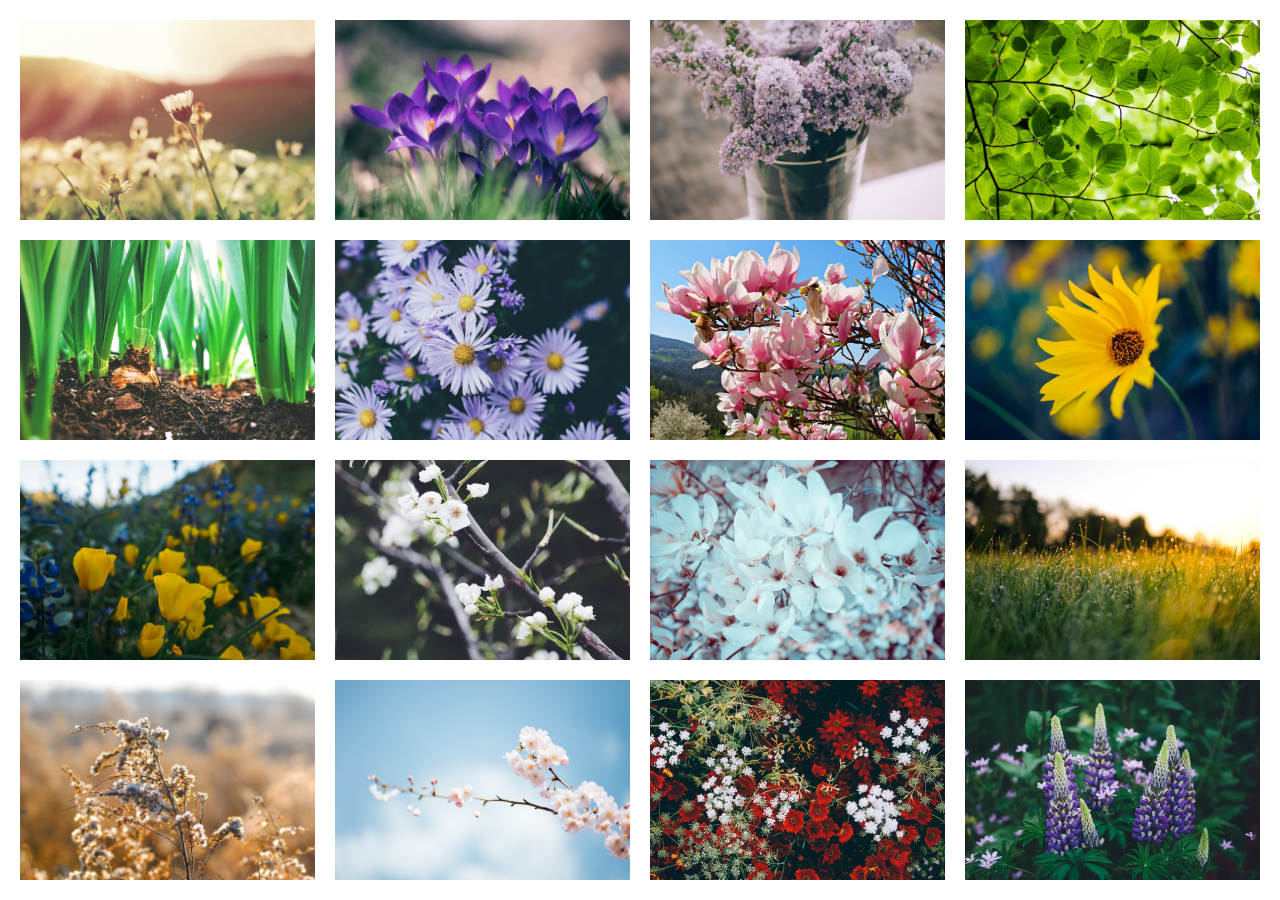
<file: hw03/index.html>
<!DOCTYPE html>
<html lang="en" dir="ltr">
    <head>
        <meta charset="utf-8">
        <title>Image Gallery</title>
        <link rel="stylesheet" href="css/gallery.css">
        <link rel="stylesheet" href="css/carousel.css">
        <meta name="viewport" content="width=device-width, initial-scale=1.0">

    </head>
    <body>
        <main>
            <section class="cards">
                <div class="card" style="background-image:url('images/field1.jpg')"></div>
                <div class="card" style="background-image:url('images/purple.jpg')"></div>
                <div class="card" style="background-image:url('images/jar.jpg')"></div>
                <div class="card" style="background-image:url('images/green.jpg')"></div>
                <div class="card" style="background-image:url('images/green1.jpg')"></div>
                <div class="card" style="background-image:url('images/purple1.jpg')"></div>
                <div class="card" style="background-image:url('images/magnolias.jpg')"></div>
                <div class="card" style="background-image:url('images/daisy1.jpg')"></div>
                <div class="card" style="background-image:url('images/poppies.jpg')"></div>
                <div class="card" style="background-image:url('images/dogwoods.jpg')"></div>
                <div class="card" style="background-image:url('images/blossom.jpg')"></div>
                <div class="card" style="background-image:url('images/field3.jpg')"></div>
                <div class="card" style="background-image:url('images/field4.jpg')"></div>
                <div class="card" style="background-image:url('images/branch.jpg')"></div>
                <div class="card" style="background-image:url('images/red.jpg')"></div>
                <div class="card" style="background-image:url('images/purple2.jpg')"></div>
            </section>

            <!-- preview panel -->
            <section class="preview">
                <div class="featured_image"></div>
                <button class="close" id="close">&times;</button>
                <button class="prev" id="prev">&lsaquo;</button>
                <button class="next" id="next">&rsaquo;</button>
            </section>
            <!-- end preview panel -->

        </main>
        <script type="text/javascript" src="js/index.js"></script>
    </body>
</html>
</file>
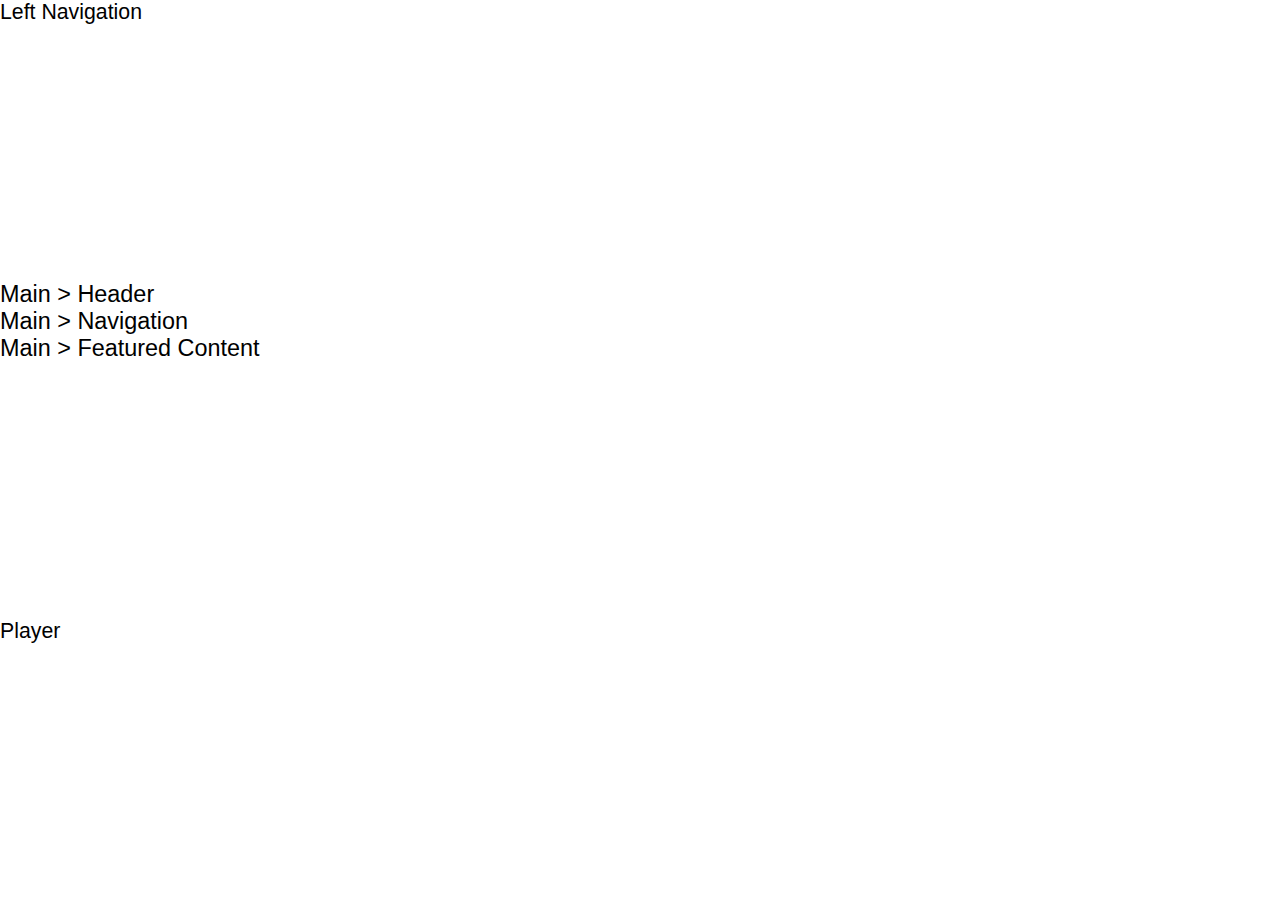
<file: hw02/01_cssgrid/index.html>
<html>
    <head>
        <title>Spotify Player</title>
        <link rel="stylesheet" href="layout.css">
        <meta name="viewport" content="width=device-width, initial-scale=1.0">
    </head>
    <body id="container">
        <aside id="sidebar">
            Left Navigation
        </aside>
        <main>
            <header>
                Main > Header
            </header>
            <nav>
                Main > Navigation
            </nav>
            <section id="featured-content">
                Main > Featured Content
            </section>
        </main>
        <footer>
            Player
        </footer>
    </body>
</html>
</file>
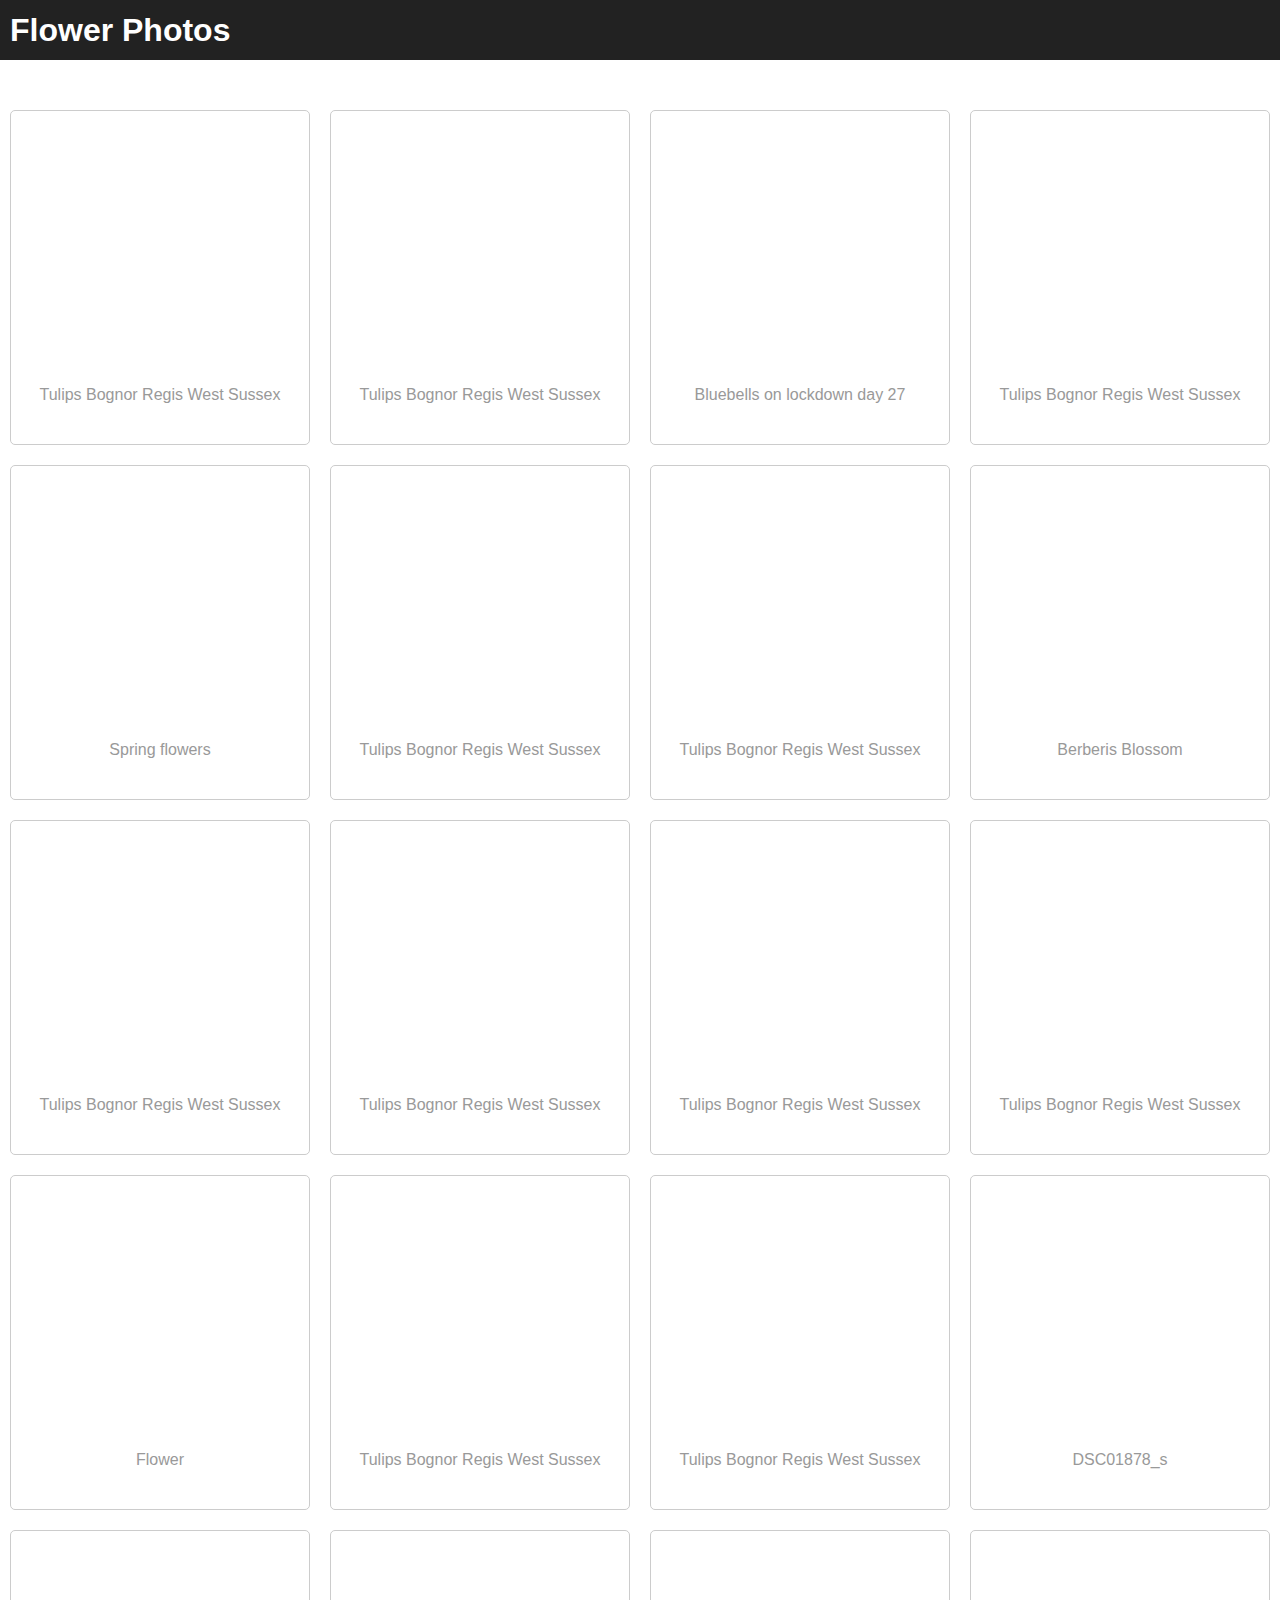
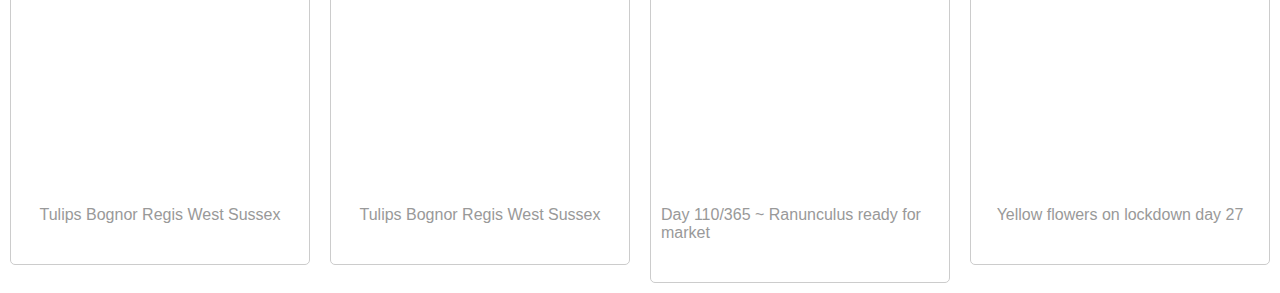
<file: hw02/02_flexbox/index.html>
<!DOCTYPE html>
<html lang="en" dir="ltr">
    <head>
        <meta charset="utf-8">
        <title>Image Gallery</title>
        <link rel="stylesheet" href="css/gallery.css">
    </head>
    <body>
        <nav>
            <h1>Flower Photos</h1>
        </nav>
        <main class="content">
            <section class="cards">
              <section class="card">
                  <div>
                      <div class="image-div" style="background-image: url('https://live.staticflickr.com/65535/49793205651_aced6f4866_b.jpg');"></div>
                      <div class="caption">Tulips Bognor Regis West Sussex</div>
                  </div>
              </section>
              <section class="card">
                  <div>
                      <div class="image-div" style="background-image: url('https://live.staticflickr.com/65535/49792659933_cc861d50b7_b.jpg');"></div>
                      <div class="caption">Tulips Bognor Regis West Sussex</div>
                  </div>
              </section>
              <section class="card">
                  <div>
                      <div class="image-div" style="background-image: url('https://live.staticflickr.com/65535/49792658778_ab3b1df5d1_b.jpg');"></div>
                      <div class="caption">Bluebells on lockdown day 27</div>
                  </div>
              </section>
              <section class="card">
                  <div>
                      <div class="image-div" style="background-image: url('https://live.staticflickr.com/65535/49792664528_f16513baec_b.jpg');"></div>
                      <div class="caption">Tulips Bognor Regis West Sussex</div>
                  </div>
              </section>
              <section class="card">
                  <div>
                      <div class="image-div" style="background-image: url('https://live.staticflickr.com/65535/49792676878_a659a56919_b.jpg');"></div>
                      <div class="caption">Spring flowers</div>
                  </div>
              </section>
              <section class="card">
                  <div>
                      <div class="image-div" style="background-image: url('https://live.staticflickr.com/65535/49793511297_b7967599c7_b.jpg');"></div>
                      <div class="caption">Tulips Bognor Regis West Sussex</div>
                  </div>
              </section>
              <section class="card">
                  <div>
                      <div class="image-div" style="background-image: url('https://live.staticflickr.com/65535/49792660018_34abca7618_b.jpg');"></div>
                      <div class="caption">Tulips Bognor Regis West Sussex</div>
                  </div>
              </section>
              <section class="card">
                  <div>
                      <div class="image-div" style="background-image: url('https://live.staticflickr.com/65535/49792629178_64acac5148_b.jpg');"></div>
                      <div class="caption">Berberis Blossom</div>
                  </div>
              </section>
              <section class="card">
                  <div>
                      <div class="image-div" style="background-image: url('https://live.staticflickr.com/65535/49793207236_51aa1f4269_b.jpg');"></div>
                      <div class="caption">Tulips Bognor Regis West Sussex</div>
                  </div>
              </section>
              <section class="card">
                  <div>
                      <div class="image-div" style="background-image: url('https://live.staticflickr.com/65535/49793219056_f2c5bb8621_b.jpg');"></div>
                      <div class="caption">Tulips Bognor Regis West Sussex</div>
                  </div>
              </section>
              <section class="card">
                  <div>
                      <div class="image-div" style="background-image: url('https://live.staticflickr.com/65535/49792658033_c9a55ebf42_b.jpg');"></div>
                      <div class="caption">Tulips Bognor Regis West Sussex</div>
                  </div>
              </section>
              <section class="card">
                  <div>
                      <div class="image-div" style="background-image: url('https://live.staticflickr.com/65535/49792660448_cd43d556df_b.jpg');"></div>
                      <div class="caption">Tulips Bognor Regis West Sussex</div>
                  </div>
              </section>
              <section class="card">
                  <div>
                      <div class="image-div" style="background-image: url('https://live.staticflickr.com/65535/49793209166_5b8a0ae5c6_b.jpg');"></div>
                      <div class="caption">Flower</div>
                  </div>
              </section>
              <section class="card">
                  <div>
                      <div class="image-div" style="background-image: url('https://live.staticflickr.com/65535/49793208726_f0ac1e6b81_b.jpg');"></div>
                      <div class="caption">Tulips Bognor Regis West Sussex</div>
                  </div>
              </section>
              <section class="card">
                  <div>
                      <div class="image-div" style="background-image: url('https://live.staticflickr.com/65535/49793523157_2e88b562aa_b.jpg');"></div>
                      <div class="caption">Tulips Bognor Regis West Sussex</div>
                  </div>
              </section>
              <section class="card">
                  <div>
                      <div class="image-div" style="background-image: url('https://live.staticflickr.com/65535/49793225756_ea2a82f362_b.jpg');"></div>
                      <div class="caption">DSC01878_s</div>
                  </div>
              </section>
              <section class="card">
                  <div>
                      <div class="image-div" style="background-image: url('https://live.staticflickr.com/65535/49793522892_1c9f798a53_b.jpg');"></div>
                      <div class="caption">Tulips Bognor Regis West Sussex</div>
                  </div>
              </section>
              <section class="card">
                  <div>
                      <div class="image-div" style="background-image: url('https://live.staticflickr.com/65535/49793205546_de43e99833_b.jpg');"></div>
                      <div class="caption">Tulips Bognor Regis West Sussex</div>
                  </div>
              </section>
              <section class="card">
                  <div>
                      <div class="image-div" style="background-image: url('https://live.staticflickr.com/65535/49793520882_b27b68994e_b.jpg');"></div>
                      <div class="caption">Day 110/365 ~ Ranunculus ready for market</div>
                  </div>
              </section>
              <section class="card">
                  <div>
                      <div class="image-div" style="background-image: url('https://live.staticflickr.com/65535/49793205051_6fafef1828_b.jpg');"></div>
                      <div class="caption">Yellow flowers on lockdown day 27</div>
                  </div>
              </section>
            </section>
        </main>
    </body>
</html>
</file>
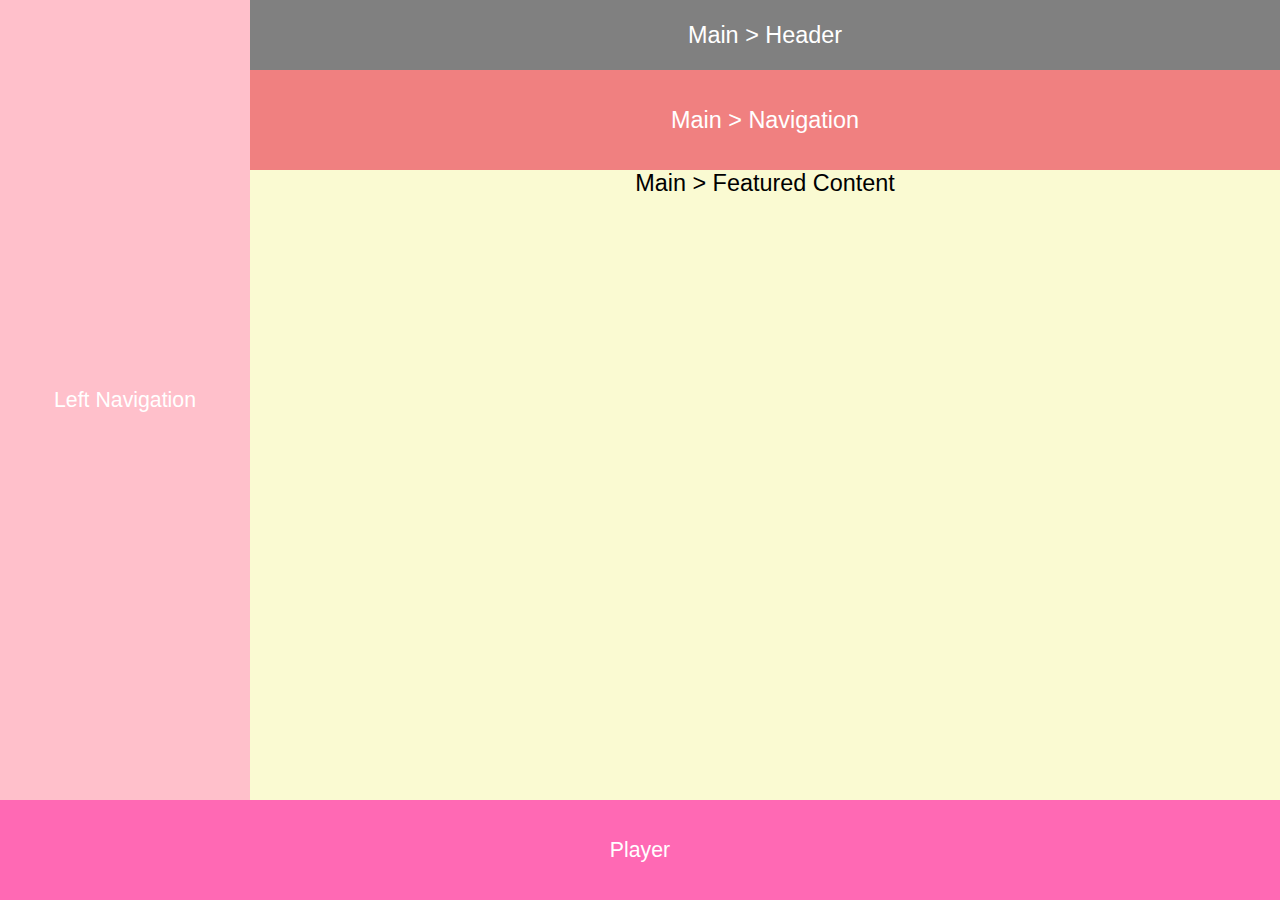
<file: hw02/01_cssgrid/hints/hint_1.html>
<html>
    <head>
        <title>Spotify Player</title>
        <link rel="stylesheet" href="hint_1.css">
        <meta name="viewport" content="width=device-width, initial-scale=1.0">
    </head>
    <body id="container">
        <aside id="sidebar">
            Left Navigation
        </aside>
        <main>
            <header>
                Main > Header
            </header>
            <nav>
                Main > Navigation
            </nav>
            <section id="featured-content">
                Main > Featured Content
            </section>
        </main>
        <footer>
            Player
        </footer>
    </body>
</html>
</file>
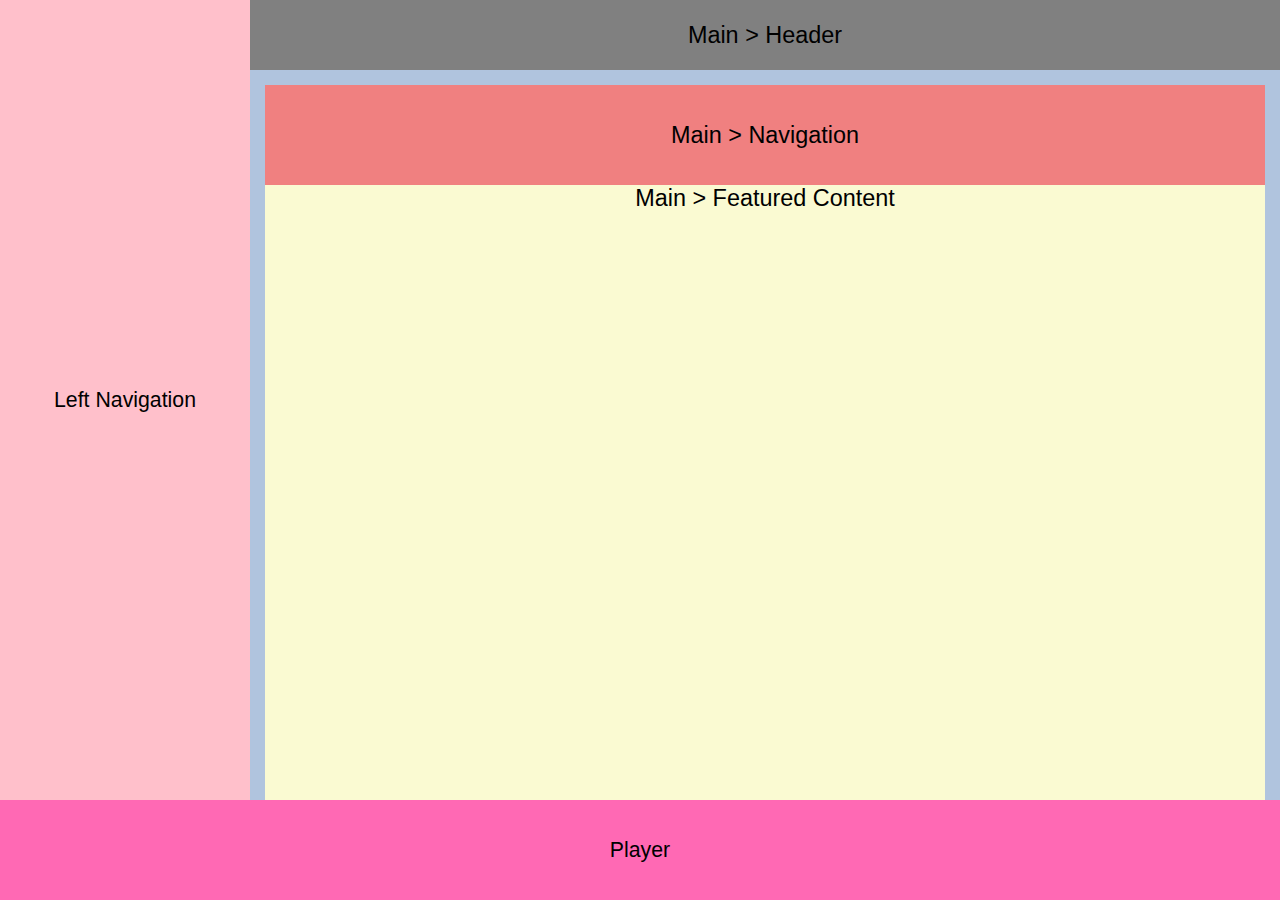
<file: hw02/01_cssgrid/hints/hint_2.html>
<html>
    <head>
        <title>Spotify Player</title>
        <link rel="stylesheet" href="hint_2.css">
        <meta name="viewport" content="width=device-width, initial-scale=1.0">
    </head>
    <body id="container">
        <aside id="sidebar">
            Left Navigation
        </aside>
        <main>
            <header>
                Main > Header
            </header>
            <nav>
                Main > Navigation
            </nav>
            <section id="featured-content">
                Main > Featured Content
            </section>
        </main>
        <footer>
            Player
        </footer>
    </body>
</html>
</file>
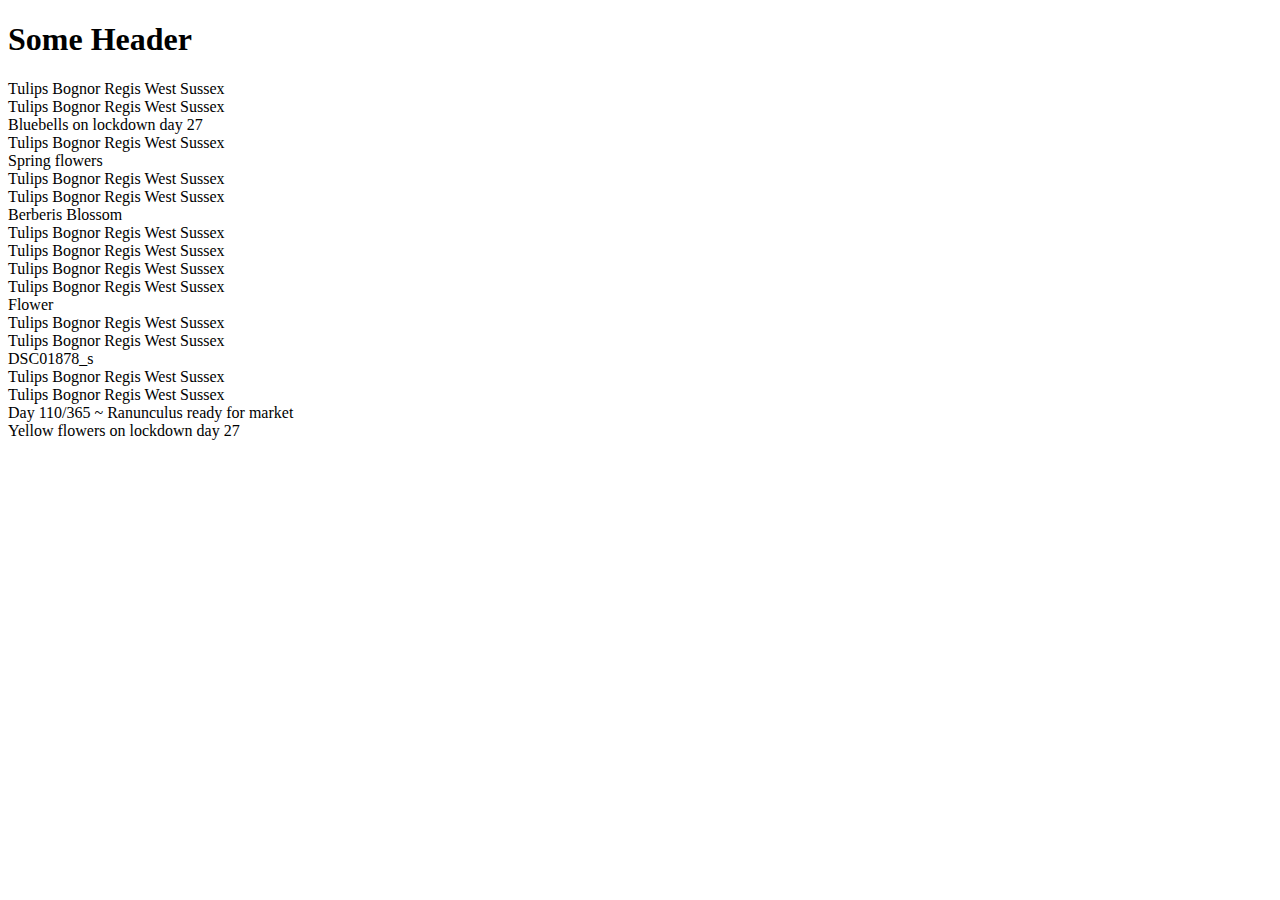
<file: hw02/02_flexbox/hints/hint_2.html>
<!DOCTYPE html>
<html lang="en" dir="ltr">
    <head>
        <meta charset="utf-8">
        <title>Image Gallery</title>
        <meta name="viewport" content="width=device-width, initial-scale=1.0">

    </head>
    <body>
        <nav>
            <h1>Some Header</h1>
        </nav>

        <main class="content">
            <section class="cards">
                <section class="card">
                    <div class="image-div" style="background-image: url('https://live.staticflickr.com/65535/49793205651_aced6f4866_b.jpg');"></div>
                    <div class="caption">Tulips Bognor Regis West Sussex</div>
                </section>
                <section class="card">
                    <div class="image-div" style="background-image: url('https://live.staticflickr.com/65535/49792659933_cc861d50b7_b.jpg');"></div>
                    <div class="caption">Tulips Bognor Regis West Sussex</div>
                </section>
                <section class="card">
                    <div class="image-div" style="background-image: url('https://live.staticflickr.com/65535/49792658778_ab3b1df5d1_b.jpg');"></div>
                    <div class="caption">Bluebells on lockdown day 27</div>
                </section>
                <section class="card">
                    <div class="image-div" style="background-image: url('https://live.staticflickr.com/65535/49792664528_f16513baec_b.jpg');"></div>
                    <div class="caption">Tulips Bognor Regis West Sussex</div>
                </section>
                <section class="card">
                    <div class="image-div" style="background-image: url('https://live.staticflickr.com/65535/49792676878_a659a56919_b.jpg');"></div>
                    <div class="caption">Spring flowers</div>
                </section>
                <section class="card">
                    <div class="image-div" style="background-image: url('https://live.staticflickr.com/65535/49793511297_b7967599c7_b.jpg');"></div>
                    <div class="caption">Tulips Bognor Regis West Sussex</div>
                </section>
                <section class="card">
                    <div class="image-div" style="background-image: url('https://live.staticflickr.com/65535/49792660018_34abca7618_b.jpg');"></div>
                    <div class="caption">Tulips Bognor Regis West Sussex</div>
                </section>
                <section class="card">
                    <div class="image-div" style="background-image: url('https://live.staticflickr.com/65535/49792629178_64acac5148_b.jpg');"></div>
                    <div class="caption">Berberis Blossom</div>
                </section>
                <section class="card">
                    <div class="image-div" style="background-image: url('https://live.staticflickr.com/65535/49793207236_51aa1f4269_b.jpg');"></div>
                    <div class="caption">Tulips Bognor Regis West Sussex</div>
                </section>
                <section class="card">
                    <div class="image-div" style="background-image: url('https://live.staticflickr.com/65535/49793219056_f2c5bb8621_b.jpg');"></div>
                    <div class="caption">Tulips Bognor Regis West Sussex</div>
                </section>
                <section class="card">
                    <div class="image-div" style="background-image: url('https://live.staticflickr.com/65535/49792658033_c9a55ebf42_b.jpg');"></div>
                    <div class="caption">Tulips Bognor Regis West Sussex</div>
                </section>
                <section class="card">
                    <div class="image-div" style="background-image: url('https://live.staticflickr.com/65535/49792660448_cd43d556df_b.jpg');"></div>
                    <div class="caption">Tulips Bognor Regis West Sussex</div>
                </section>
                <section class="card">
                    <div class="image-div" style="background-image: url('https://live.staticflickr.com/65535/49793209166_5b8a0ae5c6_b.jpg');"></div>
                    <div class="caption">Flower</div>
                </section>
                <section class="card">
                    <div class="image-div" style="background-image: url('https://live.staticflickr.com/65535/49793208726_f0ac1e6b81_b.jpg');"></div>
                    <div class="caption">Tulips Bognor Regis West Sussex</div>
                </section>
                <section class="card">
                    <div class="image-div" style="background-image: url('https://live.staticflickr.com/65535/49793523157_2e88b562aa_b.jpg');"></div>
                    <div class="caption">Tulips Bognor Regis West Sussex</div>
                </section>
                <section class="card">
                    <div class="image-div" style="background-image: url('https://live.staticflickr.com/65535/49793225756_ea2a82f362_b.jpg');"></div>
                    <div class="caption">DSC01878_s</div>
                </section>
                <section class="card">
                    <div class="image-div" style="background-image: url('https://live.staticflickr.com/65535/49793522892_1c9f798a53_b.jpg');"></div>
                    <div class="caption">Tulips Bognor Regis West Sussex</div>
                </section>
                <section class="card">
                    <div class="image-div" style="background-image: url('https://live.staticflickr.com/65535/49793205546_de43e99833_b.jpg');"></div>
                    <div class="caption">Tulips Bognor Regis West Sussex</div>
                </section>
                <section class="card">
                    <div class="image-div" style="background-image: url('https://live.staticflickr.com/65535/49793520882_b27b68994e_b.jpg');"></div>
                    <div class="caption">Day 110/365 ~ Ranunculus ready for market</div>
                </section>
                <section class="card">
                    <div class="image-div" style="background-image: url('https://live.staticflickr.com/65535/49793205051_6fafef1828_b.jpg');"></div>
                    <div class="caption">Yellow flowers on lockdown day 27</div>
                </section>
            </section>
        </main>
    </body>
</html>
</file>
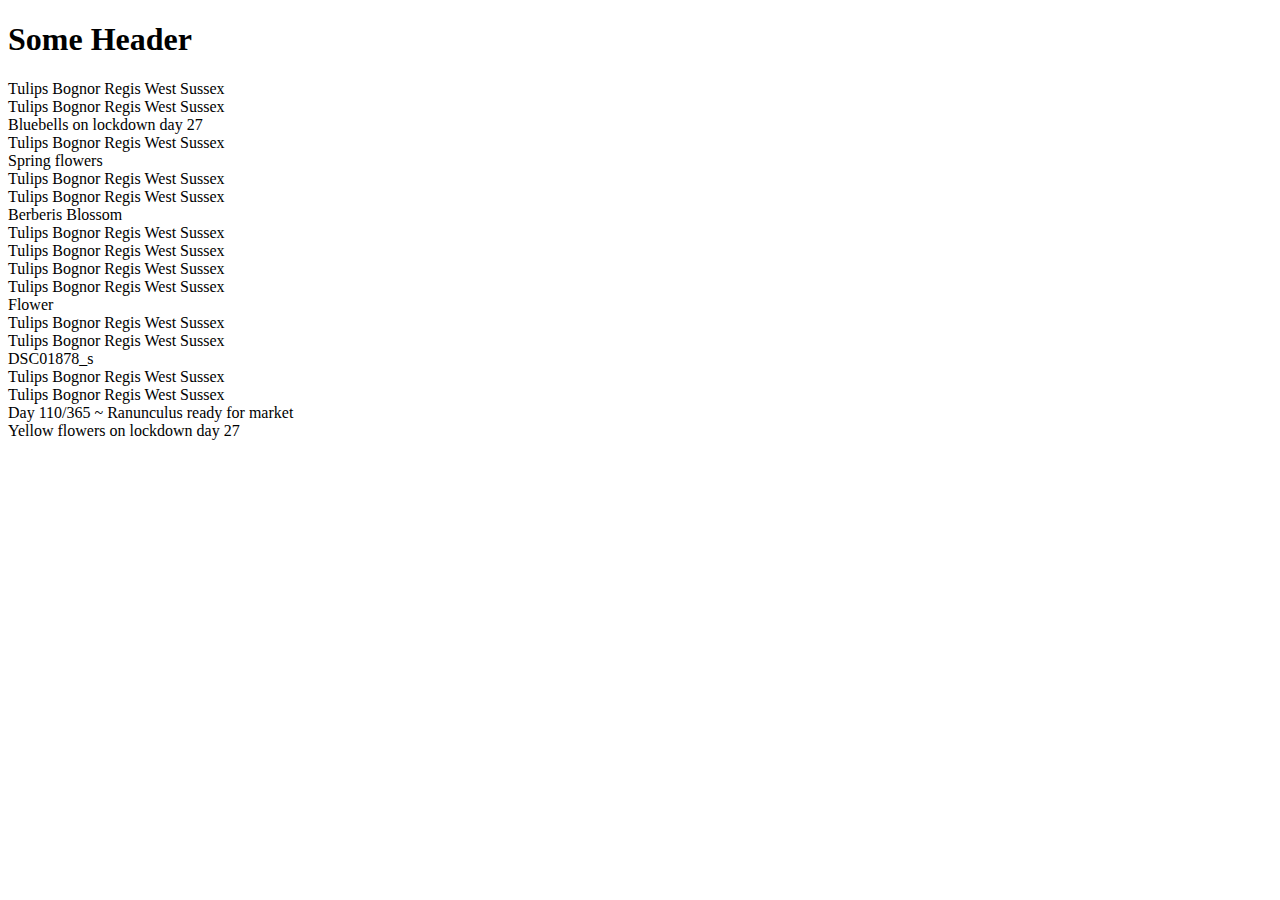
<file: hw02/02_flexbox/hints/hint_3.html>
<!DOCTYPE html>
<html lang="en" dir="ltr">
    <head>
        <meta charset="utf-8">
        <title>Image Gallery</title>
    </head>
    <body>
        <nav>
            <h1>Some Header</h1>
        </nav>

        <main class="content">
            <section class="cards">
                <section class="card">
                    <div>
                        <div class="image-div" style="background-image: url('https://live.staticflickr.com/65535/49793205651_aced6f4866_b.jpg');"></div>
                        <div class="caption">Tulips Bognor Regis West Sussex</div>
                    </div>
                </section>
                <section class="card">
                    <div>
                        <div class="image-div" style="background-image: url('https://live.staticflickr.com/65535/49792659933_cc861d50b7_b.jpg');"></div>
                        <div class="caption">Tulips Bognor Regis West Sussex</div>
                    </div>
                </section>
                <section class="card">
                    <div>
                        <div class="image-div" style="background-image: url('https://live.staticflickr.com/65535/49792658778_ab3b1df5d1_b.jpg');"></div>
                        <div class="caption">Bluebells on lockdown day 27</div>
                    </div>
                </section>
                <section class="card">
                    <div>
                        <div class="image-div" style="background-image: url('https://live.staticflickr.com/65535/49792664528_f16513baec_b.jpg');"></div>
                        <div class="caption">Tulips Bognor Regis West Sussex</div>
                    </div>
                </section>
                <section class="card">
                    <div>
                        <div class="image-div" style="background-image: url('https://live.staticflickr.com/65535/49792676878_a659a56919_b.jpg');"></div>
                        <div class="caption">Spring flowers</div>
                    </div>
                </section>
                <section class="card">
                    <div>
                        <div class="image-div" style="background-image: url('https://live.staticflickr.com/65535/49793511297_b7967599c7_b.jpg');"></div>
                        <div class="caption">Tulips Bognor Regis West Sussex</div>
                    </div>
                </section>
                <section class="card">
                    <div>
                        <div class="image-div" style="background-image: url('https://live.staticflickr.com/65535/49792660018_34abca7618_b.jpg');"></div>
                        <div class="caption">Tulips Bognor Regis West Sussex</div>
                    </div>
                </section>
                <section class="card">
                    <div>
                        <div class="image-div" style="background-image: url('https://live.staticflickr.com/65535/49792629178_64acac5148_b.jpg');"></div>
                        <div class="caption">Berberis Blossom</div>
                    </div>
                </section>
                <section class="card">
                    <div>
                        <div class="image-div" style="background-image: url('https://live.staticflickr.com/65535/49793207236_51aa1f4269_b.jpg');"></div>
                        <div class="caption">Tulips Bognor Regis West Sussex</div>
                    </div>
                </section>
                <section class="card">
                    <div>
                        <div class="image-div" style="background-image: url('https://live.staticflickr.com/65535/49793219056_f2c5bb8621_b.jpg');"></div>
                        <div class="caption">Tulips Bognor Regis West Sussex</div>
                    </div>
                </section>
                <section class="card">
                    <div>
                        <div class="image-div" style="background-image: url('https://live.staticflickr.com/65535/49792658033_c9a55ebf42_b.jpg');"></div>
                        <div class="caption">Tulips Bognor Regis West Sussex</div>
                    </div>
                </section>
                <section class="card">
                    <div>
                        <div class="image-div" style="background-image: url('https://live.staticflickr.com/65535/49792660448_cd43d556df_b.jpg');"></div>
                        <div class="caption">Tulips Bognor Regis West Sussex</div>
                    </div>
                </section>
                <section class="card">
                    <div>
                        <div class="image-div" style="background-image: url('https://live.staticflickr.com/65535/49793209166_5b8a0ae5c6_b.jpg');"></div>
                        <div class="caption">Flower</div>
                    </div>
                </section>
                <section class="card">
                    <div>
                        <div class="image-div" style="background-image: url('https://live.staticflickr.com/65535/49793208726_f0ac1e6b81_b.jpg');"></div>
                        <div class="caption">Tulips Bognor Regis West Sussex</div>
                    </div>
                </section>
                <section class="card">
                    <div>
                        <div class="image-div" style="background-image: url('https://live.staticflickr.com/65535/49793523157_2e88b562aa_b.jpg');"></div>
                        <div class="caption">Tulips Bognor Regis West Sussex</div>
                    </div>
                </section>
                <section class="card">
                    <div>
                        <div class="image-div" style="background-image: url('https://live.staticflickr.com/65535/49793225756_ea2a82f362_b.jpg');"></div>
                        <div class="caption">DSC01878_s</div>
                    </div>
                </section>
                <section class="card">
                    <div>
                        <div class="image-div" style="background-image: url('https://live.staticflickr.com/65535/49793522892_1c9f798a53_b.jpg');"></div>
                        <div class="caption">Tulips Bognor Regis West Sussex</div>
                    </div>
                </section>
                <section class="card">
                    <div>
                        <div class="image-div" style="background-image: url('https://live.staticflickr.com/65535/49793205546_de43e99833_b.jpg');"></div>
                        <div class="caption">Tulips Bognor Regis West Sussex</div>
                    </div>
                </section>
                <section class="card">
                    <div>
                        <div class="image-div" style="background-image: url('https://live.staticflickr.com/65535/49793520882_b27b68994e_b.jpg');"></div>
                        <div class="caption">Day 110/365 ~ Ranunculus ready for market</div>
                    </div>
                </section>
                <section class="card">
                    <div>
                        <div class="image-div" style="background-image: url('https://live.staticflickr.com/65535/49793205051_6fafef1828_b.jpg');"></div>
                        <div class="caption">Yellow flowers on lockdown day 27</div>
                    </div>
                </section>
            </section>
        </main>
    </body>
</html>
</file>
<file: hw03/css/gallery.css>
body {
    height:100%;
    margin:0;
    padding:0;
}
body * {
    box-sizing: border-box;
}

.cards {
    display: flex;
    flex-wrap: wrap;
    height: 100vh;
    margin: 0;
    padding: 0;
    padding-left: 20px;
    padding-bottom: 20px;
}

.card {
    width: calc(25% - 20px);
    height: calc(25% - 20px);
    min-height: 120px;
    background-size: cover;
    background-position: center;
    cursor: pointer;
    margin-right: 20px;
    margin-top: 20px;
}
.image:hover {
    opacity: 0.7;
}

/* Media Queries */
@media (max-width: 900px) {
    main .card { 
        width: calc(50% - 20px);
        height: calc(50vh - 20px);
    }
}

@media (max-width: 550px) {
    main .card { 
        width: calc(100% - 20px);
        height: 70vh;
    }
}
</file>
<file: hw03/css/carousel.css>
.featured_image {
    width: 100%;
    height: 100%;
    background-size: cover;
    background-position: center;
    cursor: pointer;
}


.next, .prev, .close {
    position: absolute;
    font-size: 2.5em;
    color: white;
    border-width: 0px;
    padding-bottom: 5px;
}
.close {
    background: none;
    top: 0vh;
    line-height: 1em;
    right: 0vh;
}
.next, .prev {
    background: rgba(255,255,255,0.2);
    border-radius: 60px;
    width: 60px;
    height: 60px;
}
.next:hover, .prev:hover, .close:hover {
    background: rgba(255,255,255,0.4);
}
.prev {
    top: 45vh;
    left: 2vw;
}
.next {
    top: 45vh;
    right: 2vw;
}
.preview {
    width: 100vw;
    height: 100vh;
    display: none;
    align-items: center;
    justify-content: center;
}
.preview.active {
    position: absolute;
    top: 0px;
    left: 0px;
    display: flex;
    background: rgba(255, 255, 255, 1);
}
</file>
<file: hw02/01_cssgrid/layout.css>
* {
    box-sizing: border-box;
    /* color: white; */
    font-family: Arial;
    font-size: 1.1em;
}

body {
    display: grid;
    overflow: hidden;
    margin: 0px;
    /* 
    grid-template-columns: ??????;
    grid-template-rows: ??????;
    grid-template-areas:  ??????;
    */
    height: 100vh;
}


@media screen and (max-width: 700px) {
    /* Mobile styles go here */
}
</file>
<file: hw02/02_flexbox/css/gallery.css>
body {
    height:100%;
    margin:0;
    padding:0;
    font-family: Arial;
}
body * {
    box-sizing: border-box;
}
main {
    display: grid;
    grid-template-columns: 1fr;
    grid-template-rows: 60px calc(100vh - 60px);
    grid-template-areas:
       "menu"
       "gallery";
    height: 100vh;
}
nav {
    grid-area: menu;
}
.content {
    grid-area: gallery;
}

/**************/
/* NAVIGATION */
/**************/
nav {
    grid-area: menu;
    background: #222;
    position: fixed;
    width: 100%;
    height: 60px;
    line-height: 60px;
    color: white;
    z-index: 101;
    padding: 10px;
}
nav h1 {
    color: white;
    margin: 0px;
    line-height: 40px;
}

.cards {
    padding-top: 100px;
    display: flex;
    flex-wrap: wrap;
}
.card {
    width: 25%;
    padding: 10px;
  }
  .card > div {
    border: solid 1px #CCC;
    padding: 10px;
    border-radius: 5px;
}

.image-div {
background-size: cover;
width: 100%;
height: 250px;
}

  .caption {
    margin-top: 15px;
    margin-bottom: 30px;
    color: #999;
    display: flex;
    justify-content: center;
    }

    .card:hover >div {
    border: solid 1px black;
    }
.card:hover .image-div{
  opacity: 0.8;
    }
.card:hover .caption{
      color: black;
      font-weight: 700;
        }

    @media screen and (max-width: 1200px) {
      .card {
          width: 33.33%;
          padding: 10px;
        }
  }

  @media screen and (max-width: 900px) {
    .card {
        width: 50%;
        padding: 10px;
      }
      .image-div {
      height: 350px;
      }
}

@media screen and (max-width: 700px) {
  .card {
      width: 100%;
      padding: 10px;
    }
    .image-div {
    height: 450px;
    }
}
</file>
<file: hw02/01_cssgrid/hints/hint_1.css>
* {
    box-sizing: border-box;
    color: white;
    font-family: Arial;
    font-size: 1.1em;
}

body {
    display: grid;
    overflow: hidden;
    margin: 0px;
    grid-template-columns: 250px auto;
    grid-template-rows: calc(100vh - 100px) 100px;
    grid-template-areas:
       "left main"
       "bottom bottom";
    height: 100vh;
}

header, nav, #featured-content, aside, footer {
    display: flex;
    align-items: center;
    justify-content: center;
}

aside {
    grid-area: left;
    background: pink;
}
main {
    grid-area: main;
    background: teal;
    overflow-y: auto;
    z-index: 1000;
}
footer {
    grid-area: bottom;
    background: hotpink;
}

header {
    background: grey;
    height: 70px;
    position: fixed;
    width: calc(100vw - 250px);
}

nav {
    margin-top: 70px;
    background: lightcoral;
    height: 100px;
}

#featured-content {
    background: lightgoldenrodyellow;
    min-height: 100vh;
    color: black;
    align-items: flex-start;
}


@media screen and (max-width: 700px) {
    
}
</file>
<file: hw02/01_cssgrid/hints/hint_2.css>
* {
    box-sizing: border-box;
    font-family: Arial;
    font-size: 1.1em;
}

body {
    display: grid;
    overflow: hidden;
    margin: 0px;
    grid-template-columns: 250px auto;
    grid-template-rows: calc(100vh - 100px) 100px;
    grid-template-areas:
       "left main"
       "bottom bottom";
    height: 100vh;
}

header, nav, #featured-content, aside, footer {
    display: flex;
    align-items: center;
    justify-content: center;
}

aside {
    grid-area: left;
    background: pink;
}
main {
    grid-area: main;
    background: lightsteelblue;
    overflow-y: auto;
    z-index: 1000;
    padding: 15px;
}
footer {
    grid-area: bottom;
    background: hotpink;
}

header {
    background: grey;
    height: 70px;
    position: fixed;
    width: calc(100vw - 250px);
    top: 0px;
    left: 250px;
}

nav {
    margin-top: 70px;
    background: lightcoral;
    height: 100px;
}

#featured-content {
    background: lightgoldenrodyellow;
    min-height: 100vh;
    color: black;
    align-items: flex-start;
}


@media screen and (max-width: 700px) {
    body {
        grid-template-columns: auto;
        grid-template-rows: calc(100vh - 100px) 100px;
        grid-template-areas:
           "main"
           "bottom";
        height: 100vh;
    }

    aside {
        display: none;
    }
    header {
        left: 0px;
        width: 100vw;
    }
}
</file>
